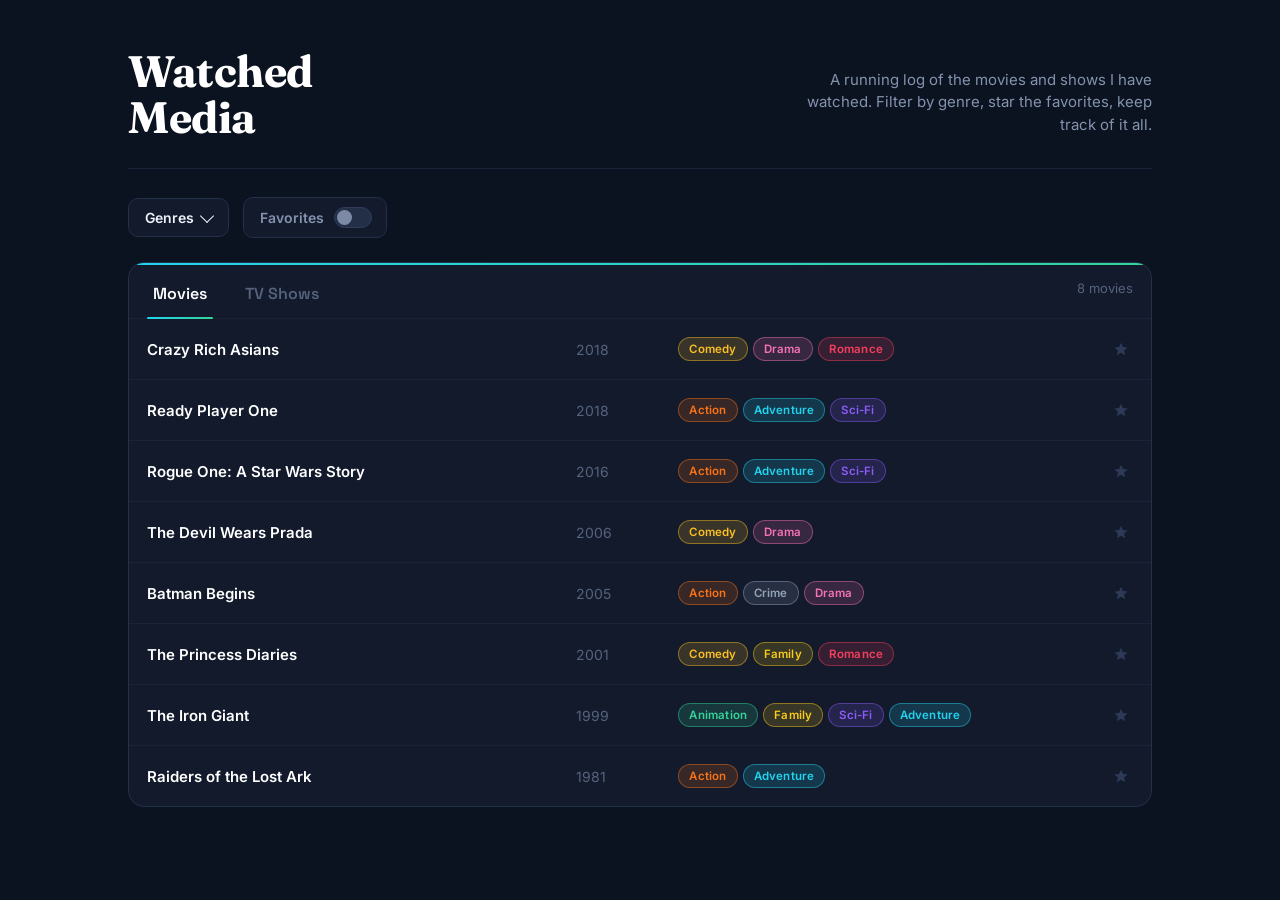
<file: Index.html>
<!DOCTYPE html>
<html lang="en">
<head>
<meta charset="UTF-8" />
<meta name="viewport" content="width=device-width, initial-scale=1.0" />
<meta name="color-scheme" content="dark" />
<title>Watched</title>
<link rel="preconnect" href="https://fonts.googleapis.com">
<link href="https://fonts.googleapis.com/css2?family=Fraunces:opsz,wght@9..144,500;9..144,600;9..144,700&family=Space+Grotesk:wght@500;600;700&family=Inter:wght@400;500;600;700&display=swap" rel="stylesheet">
<style>
  :root {
    --bg: #0b1220;
    --bg-panel: #121a2c;
    --bg-panel-2: #16203590;
    --bg-row-hover: #17233a;
    --border: #223049;
    --border-soft: #1a2438;
    --text: #eef2f8;
    --text-dim: #8493ad;
    --text-faint: #56637d;
    --accent-a: #22d3ee;
    --accent-b: #34d399;
    --favorite: #fbbf24;
  }

  * { box-sizing: border-box; }

  html {
    background: #0b1220 !important;
  }

  html, body {
    margin: 0;
    padding: 0;
    background-color: #0b1220 !important;
    color: var(--text);
    font-family: 'Inter', -apple-system, BlinkMacSystemFont, sans-serif;
    min-height: 100vh;
  }

  .page {
    max-width: 1080px;
    margin: 0 auto;
    padding: 48px 28px 80px;
  }

  /* ---------------- Header ---------------- */
  .page-header {
    display: flex;
    justify-content: space-between;
    align-items: flex-end;
    gap: 32px;
    flex-wrap: wrap;
    border-bottom: 1px solid var(--border-soft);
    padding-bottom: 28px;
    margin-bottom: 28px;
  }

  .page-header h1 {
    font-family: 'Fraunces', Georgia, serif;
    font-weight: 700;
    font-size: 44px;
    line-height: 1.05;
    letter-spacing: -0.5px;
    color: #ffffff;
    margin: 0;
  }

  .page-header .tagline {
    color: var(--text-dim);
    font-size: 15px;
    line-height: 1.5;
    max-width: 360px;
    margin: 0 0 4px;
    text-align: right;
  }

  /* ---------------- Filter bar ---------------- */
  .filter-bar {
    display: flex;
    align-items: center;
    gap: 14px;
    margin-bottom: 24px;
    position: relative;
  }

  .filter-btn {
    display: inline-flex;
    align-items: center;
    gap: 8px;
    background: var(--bg-panel);
    border: 1px solid var(--border);
    color: var(--text);
    font-family: inherit;
    font-size: 14px;
    font-weight: 600;
    padding: 10px 16px;
    border-radius: 10px;
    cursor: pointer;
    transition: border-color .15s ease, background .15s ease;
  }

  .filter-btn:hover { border-color: #2c3b58; background: #141d31; }

  .filter-btn.active {
    border-color: var(--accent-a);
    box-shadow: 0 0 0 1px var(--accent-a) inset, 0 0 14px -4px var(--accent-a);
    color: var(--accent-a);
  }

  .filter-btn .chevron {
    width: 10px; height: 10px;
    border-right: 1.5px solid currentColor;
    border-bottom: 1.5px solid currentColor;
    transform: rotate(45deg);
    transition: transform .15s ease;
    margin-top: -3px;
  }
  .filter-btn.open .chevron { transform: rotate(-135deg); margin-top: 3px; }

  .genre-dropdown-wrap { position: relative; }

  .genre-dropdown {
    position: absolute;
    top: calc(100% + 8px);
    left: 0;
    min-width: 240px;
    max-height: 360px;
    overflow-y: auto;
    background: #101828;
    border: 1px solid var(--border);
    border-radius: 12px;
    padding: 10px;
    box-shadow: 0 20px 40px -12px rgba(0,0,0,0.6);
    display: none;
    z-index: 50;
  }
  .genre-dropdown.open { display: block; }

  .genre-option {
    display: flex;
    align-items: center;
    gap: 12px;
    padding: 9px 10px;
    border-radius: 8px;
    cursor: pointer;
    color: var(--text-dim);
    font-size: 14px;
    font-weight: 500;
    user-select: none;
  }
  .genre-option:hover { background: #182238; color: var(--text); }
  .genre-option input[type="checkbox"] { display: none; }

  .genre-option .dot {
    width: 10px;
    height: 10px;
    border-radius: 50%;
    flex-shrink: 0;
    background: #2a3650;
    border: 1.5px solid #3a4a6b;
    transition: all .15s ease;
  }
  .genre-option .dot.on {
    background: var(--dot-color);
    border-color: var(--dot-color);
    box-shadow: 0 0 6px 1px var(--dot-color), 0 0 14px 3px color-mix(in srgb, var(--dot-color) 60%, transparent);
  }
  .genre-option:has(.dot.on) .genre-label { color: var(--text); }

  /* ---------------- Favorites switch ---------------- */
  .favorites-toggle {
    display: flex;
    align-items: center;
    gap: 10px;
    background: var(--bg-panel);
    border: 1px solid var(--border);
    padding: 9px 14px 9px 16px;
    border-radius: 10px;
  }

  .favorites-toggle span {
    font-size: 14px;
    font-weight: 600;
    color: var(--text-dim);
  }

  .switch {
    width: 38px;
    height: 21px;
    border-radius: 999px;
    background: #232f47;
    border: 1px solid #2f3d5a;
    position: relative;
    cursor: pointer;
    padding: 0;
    flex-shrink: 0;
    transition: background .15s ease, border-color .15s ease;
  }
  .switch::after {
    content: "";
    position: absolute;
    top: 2px;
    left: 2px;
    width: 15px;
    height: 15px;
    border-radius: 50%;
    background: #7c8aa5;
    transition: transform .18s ease, background .18s ease, box-shadow .18s ease;
  }
  .switch.on {
    background: #0f3d2e;
    border-color: var(--accent-b);
  }
  .switch.on::after {
    transform: translateX(17px);
    background: var(--accent-b);
    box-shadow: 0 0 8px 1px var(--accent-b), 0 0 16px 4px rgba(52,211,153,0.45);
  }

  /* ---------------- Table card ---------------- */
  .table-card {
    background: var(--bg-panel);
    border: 1px solid var(--border);
    border-radius: 16px;
    overflow: hidden;
    position: relative;
  }
  .table-card::before {
    content: "";
    position: absolute;
    top: 0; left: 0; right: 0;
    height: 2px;
    background: linear-gradient(90deg, var(--accent-a), var(--accent-b));
  }

  .tabs {
    display: flex;
    align-items: center;
    justify-content: space-between;
    gap: 16px;
    padding: 6px 18px 0;
    border-bottom: 1px solid var(--border-soft);
  }

  .tabs .tab-group { display: flex; gap: 4px; }

  .tab {
    background: none;
    border: none;
    color: var(--text-faint);
    font-family: 'Space Grotesk', -apple-system, BlinkMacSystemFont, sans-serif;
    font-weight: 600;
    font-size: 16px;
    padding: 14px 6px;
    margin-right: 22px;
    cursor: pointer;
    position: relative;
  }
  .tab:hover { color: var(--text-dim); }
  .tab.active { color: #ffffff; }
  .tab.active::after {
    content: "";
    position: absolute;
    left: 0; right: 0; bottom: -1px;
    height: 2px;
    background: linear-gradient(90deg, var(--accent-a), var(--accent-b));
    border-radius: 2px;
  }

  .count-label {
    color: var(--text-faint);
    font-size: 13px;
    padding-bottom: 12px;
  }

  table {
    width: 100%;
    border-collapse: collapse;
  }

  tbody tr {
    border-bottom: 1px solid var(--border-soft);
    transition: background .12s ease;
  }
  tbody tr:last-child { border-bottom: none; }
  tbody tr:hover { background: var(--bg-row-hover); }

  td {
    padding: 16px 18px;
    vertical-align: middle;
  }

  .col-title {
    color: #ffffff;
    font-weight: 600;
    font-size: 15px;
    width: 42%;
  }

  .col-year {
    color: var(--text-faint);
    font-weight: 400;
    font-size: 14px;
    width: 10%;
    white-space: nowrap;
  }

  .col-tags {
    width: 38%;
  }

  .tag {
    display: inline-block;
    font-size: 11.5px;
    font-weight: 600;
    letter-spacing: 0.2px;
    padding: 4px 10px;
    border-radius: 999px;
    margin: 2px 5px 2px 0;
    color: var(--tag-color);
    background: color-mix(in srgb, var(--tag-color) 16%, transparent);
    border: 1px solid color-mix(in srgb, var(--tag-color) 45%, transparent);
  }

  .col-fav {
    width: 10%;
    text-align: right;
  }

  .star-btn {
    background: none;
    border: none;
    cursor: pointer;
    color: #2c3a56;
    padding: 4px;
    display: inline-flex;
    transition: color .15s ease, filter .15s ease;
  }
  .star-btn:hover { color: #4a5a7d; }
  .star-btn.on {
    color: var(--favorite);
    filter: drop-shadow(0 0 5px rgba(251,191,36,0.7));
  }

  .empty-state {
    display: none;
    flex-direction: column;
    align-items: center;
    justify-content: center;
    gap: 6px;
    padding: 64px 20px;
    color: var(--text-faint);
    text-align: center;
  }
  .empty-state strong { color: var(--text-dim); font-size: 15px; }

  @media (max-width: 640px) {
    .page-header { flex-direction: column; align-items: flex-start; }
    .page-header .tagline { text-align: left; }
    .page-header h1 { font-size: 34px; }
    .col-tags { display: none; }
    .col-title { width: 60%; }
  }
</style>
</head>
<body style="background-color:#0b1220; margin:0;">

<div class="page">

  <header class="page-header">
    <h1>Watched<br>Media</h1>
    <p class="tagline">A running log of the movies and shows I have watched. Filter by genre, star the favorites, keep track of it all.</p>
  </header>

  <div class="filter-bar">
    <div class="genre-dropdown-wrap">
      <button class="filter-btn" id="genreFilterBtn">
        <span id="genreBtnLabel">Genres</span>
        <span class="chevron"></span>
      </button>
      <div class="genre-dropdown" id="genreDropdown">
        <div id="genreList"></div>
      </div>
    </div>

    <div class="favorites-toggle">
      <span>Favorites</span>
      <button class="switch" id="favSwitch" role="switch" aria-checked="false"></button>
    </div>
  </div>

  <div class="table-card">
    <div class="tabs">
      <div class="tab-group">
        <button class="tab active" data-type="movie">Movies</button>
        <button class="tab" data-type="tv">TV Shows</button>
      </div>
      <span class="count-label" id="countLabel"></span>
    </div>

    <table>
      <tbody id="rows"></tbody>
    </table>

    <div class="empty-state" id="emptyState">
      <strong>Nothing here yet</strong>
      <span>Try a different genre filter, or turn off the favorites switch.</span>
    </div>
  </div>

</div>

<script>
/*
  WATCHLIST DATA
  --------------
  Add new entries to this array. Each entry:
  {
    title:    "Movie or Show Name",
    year:     1999,                      // release year (first air year for TV)
    type:     "movie" | "tv",
    genres:   ["Action", "Adventure"],   // can be any number of genres
    favorite: false                       // true = starred favorite
  }

  Genre colors are assigned automatically (see GENRE_COLORS + fallback hash
  function below), so a brand-new genre never breaks the styling.
*/
const WATCHLIST = [
  {
    title: "Raiders of the Lost Ark",
    year: 1981,
    type: "movie",
    genres: ["Action", "Adventure"],
    favorite: false
  },
  {
    title: "Ready Player One",
    year: 2018,
    type: "movie",
    genres: ["Action", "Adventure", "Sci-Fi"],
    favorite: false
  },
  {
    title: "The Princess Diaries",
    year: 2001,
    type: "movie",
    genres: ["Comedy", "Family", "Romance"],
    favorite: false
  },
  {
    title: "The Devil Wears Prada",
    year: 2006,
    type: "movie",
    genres: ["Comedy", "Drama"],
    favorite: false
  },
  {
    title: "Batman Begins",
    year: 2005,
    type: "movie",
    genres: ["Action", "Crime", "Drama"],
    favorite: false
  },
  {
    title: "Rogue One: A Star Wars Story",
    year: 2016,
    type: "movie",
    genres: ["Action", "Adventure", "Sci-Fi"],
    favorite: false
  },
  {
    title: "The Iron Giant",
    year: 1999,
    type: "movie",
    genres: ["Animation", "Family", "Sci-Fi", "Adventure"],
    favorite: false
  },
  {
    title: "Crazy Rich Asians",
    year: 2018,
    type: "movie",
    genres: ["Comedy", "Drama", "Romance"],
    favorite: false
  }
];

/* ---------------------------------------------------------
   Genre color palette — echoes the dot-indicator language.
   Add specific overrides here any time; anything not listed
   falls back to an automatically-hashed color so new genres
   never break the design.
--------------------------------------------------------- */
const GENRE_COLORS = {
  "Action":        "#f97316", // orange
  "Adventure":     "#22d3ee", // cyan
  "Sci-Fi":        "#8b5cf6", // violet
  "Fantasy":       "#a78bfa", // light purple
  "Comedy":        "#fbbf24", // amber
  "Drama":         "#f472b6", // pink
  "Horror":        "#ef4444", // red
  "Thriller":      "#fb7185", // rose
  "Animation":     "#34d399", // green
  "Romance":       "#f43f5e", // ruby
  "Mystery":       "#60a5fa", // blue
  "Crime":         "#94a3b8", // slate
  "Documentary":   "#2dd4bf", // teal
  "Family":        "#facc15", // yellow
  "Musical":       "#e879f9", // fuchsia
  "War":           "#78716c", // stone
  "Biography":     "#38bdf8", // sky
  "History":       "#c084fc"  // purple
};

// Deterministic fallback color for any genre not in the map above.
function colorForGenre(genre) {
  if (GENRE_COLORS[genre]) return GENRE_COLORS[genre];
  let hash = 0;
  for (let i = 0; i < genre.length; i++) {
    hash = genre.charCodeAt(i) + ((hash << 5) - hash);
  }
  const hue = Math.abs(hash) % 360;
  return `hsl(${hue}, 70%, 60%)`;
}

/* ---------------------------------------------------------
   State
--------------------------------------------------------- */
const state = {
  type: "movie",           // "movie" | "tv"
  activeGenres: new Set(), // selected genre filters
  favoritesOnly: false
};

/* ---------------------------------------------------------
   Derived data
--------------------------------------------------------- */
function allGenres() {
  const set = new Set();
  WATCHLIST.forEach(item => item.genres.forEach(g => set.add(g)));
  return Array.from(set).sort();
}

function filteredItems() {
  return WATCHLIST.filter(item => {
    if (item.type !== state.type) return false;
    if (state.favoritesOnly && !item.favorite) return false;
    if (state.activeGenres.size > 0) {
      const hasGenre = item.genres.some(g => state.activeGenres.has(g));
      if (!hasGenre) return false;
    }
    return true;
  }).sort((a, b) => b.year - a.year || a.title.localeCompare(b.title));
}

/* ---------------------------------------------------------
   Rendering
--------------------------------------------------------- */
const genreListEl = document.getElementById("genreList");
const rowsEl = document.getElementById("rows");
const emptyStateEl = document.getElementById("emptyState");
const genreBtnLabel = document.getElementById("genreBtnLabel");
const countLabel = document.getElementById("countLabel");

function renderGenreDropdown() {
  const genres = allGenres();
  genreListEl.innerHTML = "";
  genres.forEach(genre => {
    const color = colorForGenre(genre);
    const row = document.createElement("label");
    row.className = "genre-option";
    row.style.setProperty("--dot-color", color);

    const dot = document.createElement("span");
    dot.className = "dot";

    const checkbox = document.createElement("input");
    checkbox.type = "checkbox";
    checkbox.checked = state.activeGenres.has(genre);
    checkbox.addEventListener("change", () => {
      if (checkbox.checked) {
        state.activeGenres.add(genre);
      } else {
        state.activeGenres.delete(genre);
      }
      dot.classList.toggle("on", checkbox.checked);
      updateGenreButtonLabel();
      renderTable();
    });

    const text = document.createElement("span");
    text.className = "genre-label";
    text.textContent = genre;

    if (checkbox.checked) dot.classList.add("on");

    row.appendChild(checkbox);
    row.appendChild(dot);
    row.appendChild(text);
    genreListEl.appendChild(row);
  });
}

function updateGenreButtonLabel() {
  const n = state.activeGenres.size;
  genreBtnLabel.textContent = n === 0 ? "Genres" : `Genres · ${n}`;
  document.getElementById("genreFilterBtn").classList.toggle("active", n > 0);
}

function renderTable() {
  const items = filteredItems();
  rowsEl.innerHTML = "";

  items.forEach(item => {
    const tr = document.createElement("tr");

    const titleTd = document.createElement("td");
    titleTd.className = "col-title";
    titleTd.textContent = item.title;

    const yearTd = document.createElement("td");
    yearTd.className = "col-year";
    yearTd.textContent = item.year;

    const tagsTd = document.createElement("td");
    tagsTd.className = "col-tags";
    item.genres.forEach(g => {
      const tag = document.createElement("span");
      tag.className = "tag";
      const c = colorForGenre(g);
      tag.style.setProperty("--tag-color", c);
      tag.textContent = g;
      tagsTd.appendChild(tag);
    });

    const favTd = document.createElement("td");
    favTd.className = "col-fav";
    const star = document.createElement("button");
    star.className = "star-btn" + (item.favorite ? " on" : "");
    star.setAttribute("aria-label", "Toggle favorite");
    star.innerHTML = starIcon();
    star.addEventListener("click", () => {
      item.favorite = !item.favorite;
      star.classList.toggle("on", item.favorite);
      if (state.favoritesOnly && !item.favorite) {
        renderTable();
      }
    });
    favTd.appendChild(star);

    tr.appendChild(titleTd);
    tr.appendChild(yearTd);
    tr.appendChild(tagsTd);
    tr.appendChild(favTd);
    rowsEl.appendChild(tr);
  });

  emptyStateEl.style.display = items.length === 0 ? "flex" : "none";
  const noun = state.type === "movie" ? "movie" : "show";
  countLabel.textContent = `${items.length} ${noun}${items.length === 1 ? "" : "s"}`;
}

function starIcon() {
  return `<svg viewBox="0 0 24 24" width="16" height="16" fill="currentColor">
    <path d="M12 2.5l2.9 6.53 7.1.62-5.4 4.73 1.63 6.98L12 17.77l-6.23 3.6 1.63-6.99-5.4-4.72 7.1-.62L12 2.5z"/>
  </svg>`;
}

/* ---------------------------------------------------------
   Tabs (Movies / TV Shows)
--------------------------------------------------------- */
document.querySelectorAll(".tab").forEach(tab => {
  tab.addEventListener("click", () => {
    document.querySelectorAll(".tab").forEach(t => t.classList.remove("active"));
    tab.classList.add("active");
    state.type = tab.dataset.type;
    renderTable();
  });
});

/* ---------------------------------------------------------
   Genre dropdown open/close
--------------------------------------------------------- */
const genreFilterBtn = document.getElementById("genreFilterBtn");
const genreDropdown = document.getElementById("genreDropdown");

genreFilterBtn.addEventListener("click", (e) => {
  e.stopPropagation();
  genreDropdown.classList.toggle("open");
  genreFilterBtn.classList.toggle("open");
});

document.addEventListener("click", (e) => {
  if (!genreDropdown.contains(e.target) && e.target !== genreFilterBtn) {
    genreDropdown.classList.remove("open");
    genreFilterBtn.classList.remove("open");
  }
});

/* ---------------------------------------------------------
   Favorites switch
--------------------------------------------------------- */
const favSwitch = document.getElementById("favSwitch");
favSwitch.addEventListener("click", () => {
  state.favoritesOnly = !state.favoritesOnly;
  favSwitch.classList.toggle("on", state.favoritesOnly);
  favSwitch.setAttribute("aria-checked", state.favoritesOnly);
  renderTable();
});

/* ---------------------------------------------------------
   Init
--------------------------------------------------------- */
renderGenreDropdown();
updateGenreButtonLabel();
renderTable();
</script>
</body>
</html>
</file>
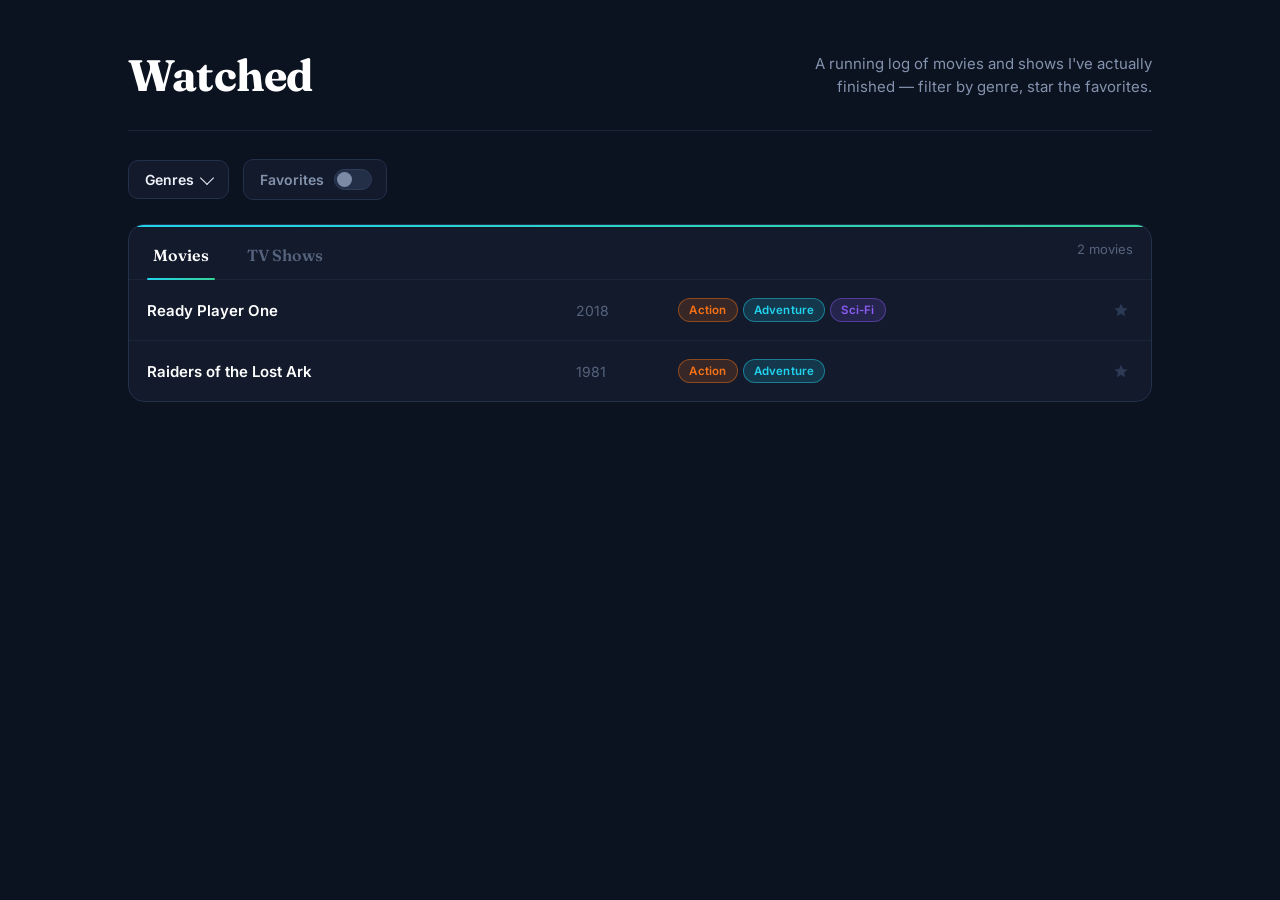
<file: watched.html>
<!DOCTYPE html>
<html lang="en">
<head>
<meta charset="UTF-8" />
<meta name="viewport" content="width=device-width, initial-scale=1.0" />
<meta name="color-scheme" content="dark" />
<title>Watched</title>
<link rel="preconnect" href="https://fonts.googleapis.com">
<link href="https://fonts.googleapis.com/css2?family=Fraunces:opsz,wght@9..144,500;9..144,600;9..144,700&family=Inter:wght@400;500;600;700&display=swap" rel="stylesheet">
<style>
  :root {
    --bg: #0b1220;
    --bg-panel: #121a2c;
    --bg-panel-2: #16203590;
    --bg-row-hover: #17233a;
    --border: #223049;
    --border-soft: #1a2438;
    --text: #eef2f8;
    --text-dim: #8493ad;
    --text-faint: #56637d;
    --accent-a: #22d3ee;
    --accent-b: #34d399;
    --favorite: #fbbf24;
  }

  * { box-sizing: border-box; }

  html {
    background: #0b1220 !important;
  }

  html, body {
    margin: 0;
    padding: 0;
    background-color: #0b1220 !important;
    color: var(--text);
    font-family: 'Inter', -apple-system, BlinkMacSystemFont, sans-serif;
    min-height: 100vh;
  }

  .page {
    max-width: 1080px;
    margin: 0 auto;
    padding: 48px 28px 80px;
  }

  /* ---------------- Header ---------------- */
  .page-header {
    display: flex;
    justify-content: space-between;
    align-items: flex-end;
    gap: 32px;
    flex-wrap: wrap;
    border-bottom: 1px solid var(--border-soft);
    padding-bottom: 28px;
    margin-bottom: 28px;
  }

  .page-header h1 {
    font-family: 'Fraunces', Georgia, serif;
    font-weight: 700;
    font-size: 44px;
    letter-spacing: -0.5px;
    color: #ffffff;
    margin: 0;
  }

  .page-header .tagline {
    color: var(--text-dim);
    font-size: 15px;
    line-height: 1.5;
    max-width: 360px;
    margin: 0 0 4px;
    text-align: right;
  }

  /* ---------------- Filter bar ---------------- */
  .filter-bar {
    display: flex;
    align-items: center;
    gap: 14px;
    margin-bottom: 24px;
    position: relative;
  }

  .filter-btn {
    display: inline-flex;
    align-items: center;
    gap: 8px;
    background: var(--bg-panel);
    border: 1px solid var(--border);
    color: var(--text);
    font-family: inherit;
    font-size: 14px;
    font-weight: 600;
    padding: 10px 16px;
    border-radius: 10px;
    cursor: pointer;
    transition: border-color .15s ease, background .15s ease;
  }

  .filter-btn:hover { border-color: #2c3b58; background: #141d31; }

  .filter-btn.active {
    border-color: var(--accent-a);
    box-shadow: 0 0 0 1px var(--accent-a) inset, 0 0 14px -4px var(--accent-a);
    color: var(--accent-a);
  }

  .filter-btn .chevron {
    width: 10px; height: 10px;
    border-right: 1.5px solid currentColor;
    border-bottom: 1.5px solid currentColor;
    transform: rotate(45deg);
    transition: transform .15s ease;
    margin-top: -3px;
  }
  .filter-btn.open .chevron { transform: rotate(-135deg); margin-top: 3px; }

  .genre-dropdown-wrap { position: relative; }

  .genre-dropdown {
    position: absolute;
    top: calc(100% + 8px);
    left: 0;
    min-width: 240px;
    max-height: 360px;
    overflow-y: auto;
    background: #101828;
    border: 1px solid var(--border);
    border-radius: 12px;
    padding: 10px;
    box-shadow: 0 20px 40px -12px rgba(0,0,0,0.6);
    display: none;
    z-index: 50;
  }
  .genre-dropdown.open { display: block; }

  .genre-option {
    display: flex;
    align-items: center;
    gap: 12px;
    padding: 9px 10px;
    border-radius: 8px;
    cursor: pointer;
    color: var(--text-dim);
    font-size: 14px;
    font-weight: 500;
    user-select: none;
  }
  .genre-option:hover { background: #182238; color: var(--text); }
  .genre-option input[type="checkbox"] { display: none; }

  .genre-option .dot {
    width: 10px;
    height: 10px;
    border-radius: 50%;
    flex-shrink: 0;
    background: #2a3650;
    border: 1.5px solid #3a4a6b;
    transition: all .15s ease;
  }
  .genre-option .dot.on {
    background: var(--dot-color);
    border-color: var(--dot-color);
    box-shadow: 0 0 6px 1px var(--dot-color), 0 0 14px 3px color-mix(in srgb, var(--dot-color) 60%, transparent);
  }
  .genre-option:has(.dot.on) .genre-label { color: var(--text); }

  /* ---------------- Favorites switch ---------------- */
  .favorites-toggle {
    display: flex;
    align-items: center;
    gap: 10px;
    background: var(--bg-panel);
    border: 1px solid var(--border);
    padding: 9px 14px 9px 16px;
    border-radius: 10px;
  }

  .favorites-toggle span {
    font-size: 14px;
    font-weight: 600;
    color: var(--text-dim);
  }

  .switch {
    width: 38px;
    height: 21px;
    border-radius: 999px;
    background: #232f47;
    border: 1px solid #2f3d5a;
    position: relative;
    cursor: pointer;
    padding: 0;
    flex-shrink: 0;
    transition: background .15s ease, border-color .15s ease;
  }
  .switch::after {
    content: "";
    position: absolute;
    top: 2px;
    left: 2px;
    width: 15px;
    height: 15px;
    border-radius: 50%;
    background: #7c8aa5;
    transition: transform .18s ease, background .18s ease, box-shadow .18s ease;
  }
  .switch.on {
    background: #0f3d2e;
    border-color: var(--accent-b);
  }
  .switch.on::after {
    transform: translateX(17px);
    background: var(--accent-b);
    box-shadow: 0 0 8px 1px var(--accent-b), 0 0 16px 4px rgba(52,211,153,0.45);
  }

  /* ---------------- Table card ---------------- */
  .table-card {
    background: var(--bg-panel);
    border: 1px solid var(--border);
    border-radius: 16px;
    overflow: hidden;
    position: relative;
  }
  .table-card::before {
    content: "";
    position: absolute;
    top: 0; left: 0; right: 0;
    height: 2px;
    background: linear-gradient(90deg, var(--accent-a), var(--accent-b));
  }

  .tabs {
    display: flex;
    align-items: center;
    justify-content: space-between;
    gap: 16px;
    padding: 6px 18px 0;
    border-bottom: 1px solid var(--border-soft);
  }

  .tabs .tab-group { display: flex; gap: 4px; }

  .tab {
    background: none;
    border: none;
    color: var(--text-faint);
    font-family: 'Fraunces', Georgia, serif;
    font-weight: 600;
    font-size: 16px;
    padding: 14px 6px;
    margin-right: 22px;
    cursor: pointer;
    position: relative;
  }
  .tab:hover { color: var(--text-dim); }
  .tab.active { color: #ffffff; }
  .tab.active::after {
    content: "";
    position: absolute;
    left: 0; right: 0; bottom: -1px;
    height: 2px;
    background: linear-gradient(90deg, var(--accent-a), var(--accent-b));
    border-radius: 2px;
  }

  .count-label {
    color: var(--text-faint);
    font-size: 13px;
    padding-bottom: 12px;
  }

  table {
    width: 100%;
    border-collapse: collapse;
  }

  tbody tr {
    border-bottom: 1px solid var(--border-soft);
    transition: background .12s ease;
  }
  tbody tr:last-child { border-bottom: none; }
  tbody tr:hover { background: var(--bg-row-hover); }

  td {
    padding: 16px 18px;
    vertical-align: middle;
  }

  .col-title {
    color: #ffffff;
    font-weight: 600;
    font-size: 15px;
    width: 42%;
  }

  .col-year {
    color: var(--text-faint);
    font-weight: 400;
    font-size: 14px;
    width: 10%;
    white-space: nowrap;
  }

  .col-tags {
    width: 38%;
  }

  .tag {
    display: inline-block;
    font-size: 11.5px;
    font-weight: 600;
    letter-spacing: 0.2px;
    padding: 4px 10px;
    border-radius: 999px;
    margin: 2px 5px 2px 0;
    color: var(--tag-color);
    background: color-mix(in srgb, var(--tag-color) 16%, transparent);
    border: 1px solid color-mix(in srgb, var(--tag-color) 45%, transparent);
  }

  .col-fav {
    width: 10%;
    text-align: right;
  }

  .star-btn {
    background: none;
    border: none;
    cursor: pointer;
    color: #2c3a56;
    padding: 4px;
    display: inline-flex;
    transition: color .15s ease, filter .15s ease;
  }
  .star-btn:hover { color: #4a5a7d; }
  .star-btn.on {
    color: var(--favorite);
    filter: drop-shadow(0 0 5px rgba(251,191,36,0.7));
  }

  .empty-state {
    display: none;
    flex-direction: column;
    align-items: center;
    justify-content: center;
    gap: 6px;
    padding: 64px 20px;
    color: var(--text-faint);
    text-align: center;
  }
  .empty-state strong { color: var(--text-dim); font-size: 15px; }

  @media (max-width: 640px) {
    .page-header { flex-direction: column; align-items: flex-start; }
    .page-header .tagline { text-align: left; }
    .page-header h1 { font-size: 34px; }
    .col-tags { display: none; }
    .col-title { width: 60%; }
  }
</style>
</head>
<body style="background-color:#0b1220; margin:0;">

<div class="page">

  <header class="page-header">
    <h1>Watched</h1>
    <p class="tagline">A running log of movies and shows I've actually finished — filter by genre, star the favorites.</p>
  </header>

  <div class="filter-bar">
    <div class="genre-dropdown-wrap">
      <button class="filter-btn" id="genreFilterBtn">
        <span id="genreBtnLabel">Genres</span>
        <span class="chevron"></span>
      </button>
      <div class="genre-dropdown" id="genreDropdown">
        <div id="genreList"></div>
      </div>
    </div>

    <div class="favorites-toggle">
      <span>Favorites</span>
      <button class="switch" id="favSwitch" role="switch" aria-checked="false"></button>
    </div>
  </div>

  <div class="table-card">
    <div class="tabs">
      <div class="tab-group">
        <button class="tab active" data-type="movie">Movies</button>
        <button class="tab" data-type="tv">TV Shows</button>
      </div>
      <span class="count-label" id="countLabel"></span>
    </div>

    <table>
      <tbody id="rows"></tbody>
    </table>

    <div class="empty-state" id="emptyState">
      <strong>Nothing here yet</strong>
      <span>Try a different genre filter, or turn off the favorites switch.</span>
    </div>
  </div>

</div>

<script>
/*
  WATCHLIST DATA
  --------------
  Add new entries to this array. Each entry:
  {
    title:    "Movie or Show Name",
    year:     1999,                      // release year (first air year for TV)
    type:     "movie" | "tv",
    genres:   ["Action", "Adventure"],   // can be any number of genres
    favorite: false                       // true = starred favorite
  }

  Genre colors are assigned automatically (see GENRE_COLORS + fallback hash
  function below), so a brand-new genre never breaks the styling.
*/
const WATCHLIST = [
  {
    title: "Raiders of the Lost Ark",
    year: 1981,
    type: "movie",
    genres: ["Action", "Adventure"],
    favorite: false
  },
  {
    title: "Ready Player One",
    year: 2018,
    type: "movie",
    genres: ["Action", "Adventure", "Sci-Fi"],
    favorite: false
  }
];

/* ---------------------------------------------------------
   Genre color palette — echoes the dot-indicator language.
   Add specific overrides here any time; anything not listed
   falls back to an automatically-hashed color so new genres
   never break the design.
--------------------------------------------------------- */
const GENRE_COLORS = {
  "Action":        "#f97316", // orange
  "Adventure":     "#22d3ee", // cyan
  "Sci-Fi":        "#8b5cf6", // violet
  "Fantasy":       "#a78bfa", // light purple
  "Comedy":        "#fbbf24", // amber
  "Drama":         "#f472b6", // pink
  "Horror":        "#ef4444", // red
  "Thriller":      "#fb7185", // rose
  "Animation":     "#34d399", // green
  "Romance":       "#f43f5e", // ruby
  "Mystery":       "#60a5fa", // blue
  "Crime":         "#94a3b8", // slate
  "Documentary":   "#2dd4bf", // teal
  "Family":        "#facc15", // yellow
  "Musical":       "#e879f9", // fuchsia
  "War":           "#78716c", // stone
  "Biography":     "#38bdf8", // sky
  "History":       "#c084fc"  // purple
};

// Deterministic fallback color for any genre not in the map above.
function colorForGenre(genre) {
  if (GENRE_COLORS[genre]) return GENRE_COLORS[genre];
  let hash = 0;
  for (let i = 0; i < genre.length; i++) {
    hash = genre.charCodeAt(i) + ((hash << 5) - hash);
  }
  const hue = Math.abs(hash) % 360;
  return `hsl(${hue}, 70%, 60%)`;
}

/* ---------------------------------------------------------
   State
--------------------------------------------------------- */
const state = {
  type: "movie",           // "movie" | "tv"
  activeGenres: new Set(), // selected genre filters
  favoritesOnly: false
};

/* ---------------------------------------------------------
   Derived data
--------------------------------------------------------- */
function allGenres() {
  const set = new Set();
  WATCHLIST.forEach(item => item.genres.forEach(g => set.add(g)));
  return Array.from(set).sort();
}

function filteredItems() {
  return WATCHLIST.filter(item => {
    if (item.type !== state.type) return false;
    if (state.favoritesOnly && !item.favorite) return false;
    if (state.activeGenres.size > 0) {
      const hasGenre = item.genres.some(g => state.activeGenres.has(g));
      if (!hasGenre) return false;
    }
    return true;
  }).sort((a, b) => b.year - a.year || a.title.localeCompare(b.title));
}

/* ---------------------------------------------------------
   Rendering
--------------------------------------------------------- */
const genreListEl = document.getElementById("genreList");
const rowsEl = document.getElementById("rows");
const emptyStateEl = document.getElementById("emptyState");
const genreBtnLabel = document.getElementById("genreBtnLabel");
const countLabel = document.getElementById("countLabel");

function renderGenreDropdown() {
  const genres = allGenres();
  genreListEl.innerHTML = "";
  genres.forEach(genre => {
    const color = colorForGenre(genre);
    const row = document.createElement("label");
    row.className = "genre-option";
    row.style.setProperty("--dot-color", color);

    const dot = document.createElement("span");
    dot.className = "dot";

    const checkbox = document.createElement("input");
    checkbox.type = "checkbox";
    checkbox.checked = state.activeGenres.has(genre);
    checkbox.addEventListener("change", () => {
      if (checkbox.checked) {
        state.activeGenres.add(genre);
      } else {
        state.activeGenres.delete(genre);
      }
      dot.classList.toggle("on", checkbox.checked);
      updateGenreButtonLabel();
      renderTable();
    });

    const text = document.createElement("span");
    text.className = "genre-label";
    text.textContent = genre;

    if (checkbox.checked) dot.classList.add("on");

    row.appendChild(checkbox);
    row.appendChild(dot);
    row.appendChild(text);
    genreListEl.appendChild(row);
  });
}

function updateGenreButtonLabel() {
  const n = state.activeGenres.size;
  genreBtnLabel.textContent = n === 0 ? "Genres" : `Genres · ${n}`;
  document.getElementById("genreFilterBtn").classList.toggle("active", n > 0);
}

function renderTable() {
  const items = filteredItems();
  rowsEl.innerHTML = "";

  items.forEach(item => {
    const tr = document.createElement("tr");

    const titleTd = document.createElement("td");
    titleTd.className = "col-title";
    titleTd.textContent = item.title;

    const yearTd = document.createElement("td");
    yearTd.className = "col-year";
    yearTd.textContent = item.year;

    const tagsTd = document.createElement("td");
    tagsTd.className = "col-tags";
    item.genres.forEach(g => {
      const tag = document.createElement("span");
      tag.className = "tag";
      const c = colorForGenre(g);
      tag.style.setProperty("--tag-color", c);
      tag.textContent = g;
      tagsTd.appendChild(tag);
    });

    const favTd = document.createElement("td");
    favTd.className = "col-fav";
    const star = document.createElement("button");
    star.className = "star-btn" + (item.favorite ? " on" : "");
    star.setAttribute("aria-label", "Toggle favorite");
    star.innerHTML = starIcon();
    star.addEventListener("click", () => {
      item.favorite = !item.favorite;
      star.classList.toggle("on", item.favorite);
      if (state.favoritesOnly && !item.favorite) {
        renderTable();
      }
    });
    favTd.appendChild(star);

    tr.appendChild(titleTd);
    tr.appendChild(yearTd);
    tr.appendChild(tagsTd);
    tr.appendChild(favTd);
    rowsEl.appendChild(tr);
  });

  emptyStateEl.style.display = items.length === 0 ? "flex" : "none";
  const noun = state.type === "movie" ? "movie" : "show";
  countLabel.textContent = `${items.length} ${noun}${items.length === 1 ? "" : "s"}`;
}

function starIcon() {
  return `<svg viewBox="0 0 24 24" width="16" height="16" fill="currentColor">
    <path d="M12 2.5l2.9 6.53 7.1.62-5.4 4.73 1.63 6.98L12 17.77l-6.23 3.6 1.63-6.99-5.4-4.72 7.1-.62L12 2.5z"/>
  </svg>`;
}

/* ---------------------------------------------------------
   Tabs (Movies / TV Shows)
--------------------------------------------------------- */
document.querySelectorAll(".tab").forEach(tab => {
  tab.addEventListener("click", () => {
    document.querySelectorAll(".tab").forEach(t => t.classList.remove("active"));
    tab.classList.add("active");
    state.type = tab.dataset.type;
    renderTable();
  });
});

/* ---------------------------------------------------------
   Genre dropdown open/close
--------------------------------------------------------- */
const genreFilterBtn = document.getElementById("genreFilterBtn");
const genreDropdown = document.getElementById("genreDropdown");

genreFilterBtn.addEventListener("click", (e) => {
  e.stopPropagation();
  genreDropdown.classList.toggle("open");
  genreFilterBtn.classList.toggle("open");
});

document.addEventListener("click", (e) => {
  if (!genreDropdown.contains(e.target) && e.target !== genreFilterBtn) {
    genreDropdown.classList.remove("open");
    genreFilterBtn.classList.remove("open");
  }
});

/* ---------------------------------------------------------
   Favorites switch
--------------------------------------------------------- */
const favSwitch = document.getElementById("favSwitch");
favSwitch.addEventListener("click", () => {
  state.favoritesOnly = !state.favoritesOnly;
  favSwitch.classList.toggle("on", state.favoritesOnly);
  favSwitch.setAttribute("aria-checked", state.favoritesOnly);
  renderTable();
});

/* ---------------------------------------------------------
   Init
--------------------------------------------------------- */
renderGenreDropdown();
updateGenreButtonLabel();
renderTable();
</script>
</body>
</html>
</file>
